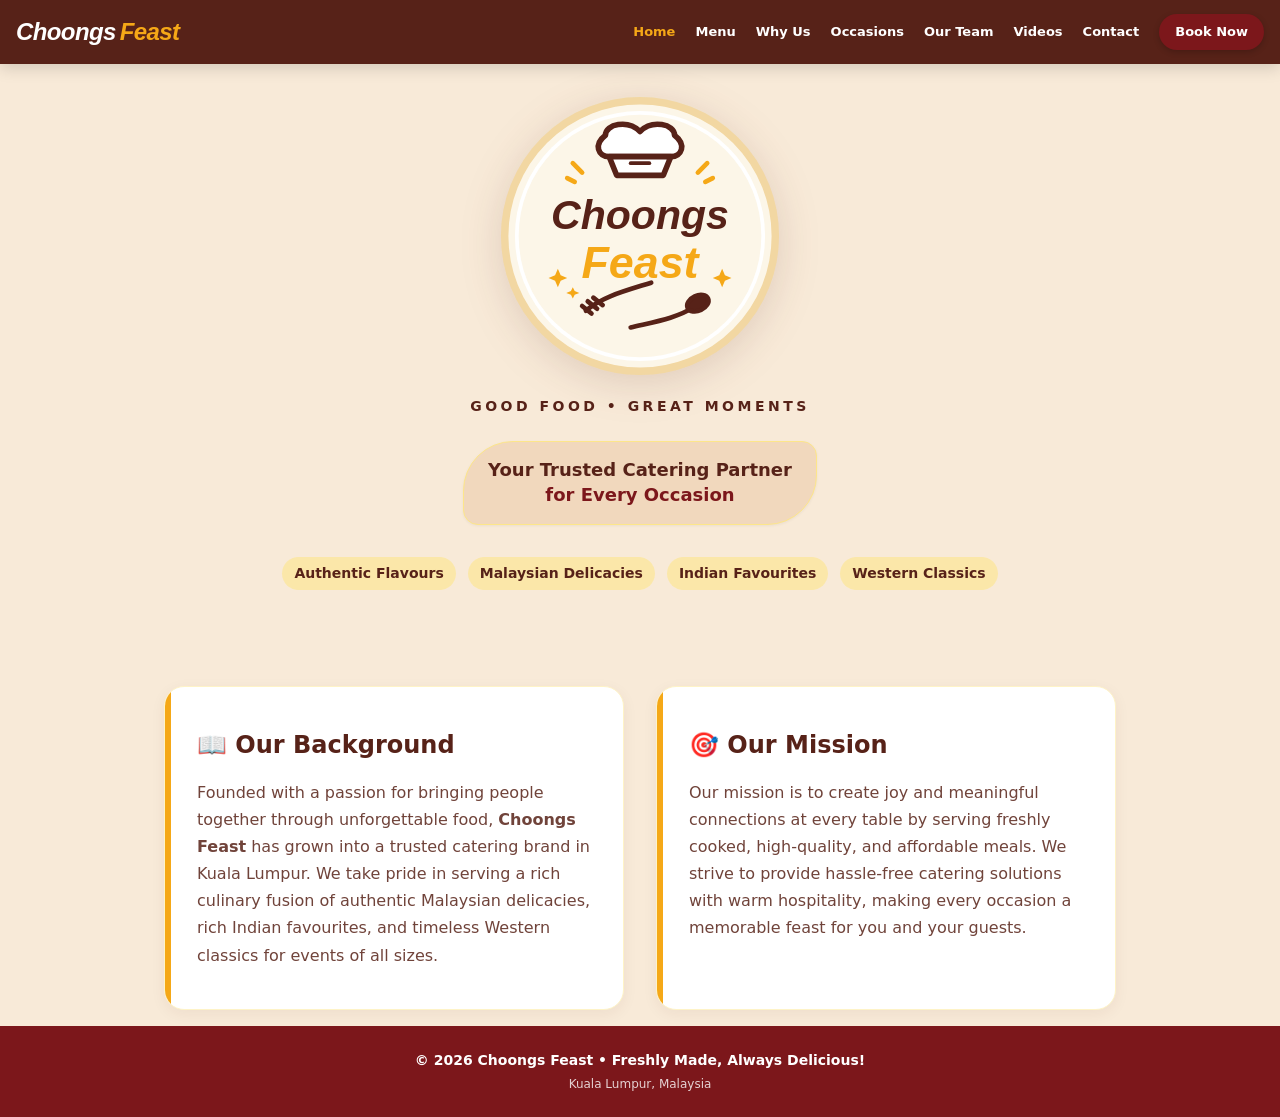
<file: index.html>
<!DOCTYPE html>
<html lang="en">
<head>
  <meta charset="UTF-8">
  <meta name="viewport" content="width=device-width, initial-scale=1.0">
  <title>Choongs Feast — Catering & Digital Menu</title>
  <link rel="stylesheet" href="styles.css">
</head>
<body>

  <!-- 导航栏 -->
  <nav class="navbar">
    <a href="index.html" class="nav-brand logo-font">
      <span class="text-white">Choongs</span>
      <span class="text-gold">Feast</span>
    </a>

    <div class="nav-links">
      <a href="index.html" class="active">Home</a>
      <a href="menu.html">Menu</a>
      <a href="why-us.html">Why Us</a>
      <a href="occasions.html">Occasions</a>
      <a href="team.html">Our Team</a>
      <a href="videos.html">Videos</a>
      <a href="contact.html">Contact</a>
      <a href="contact.html" class="btn-book">Book Now</a>
    </div>

    <button id="mobileMenuBtn" class="mobile-btn" aria-label="Toggle Navigation">
      <svg style="width: 24px; height: 24px;" fill="none" stroke="currentColor" viewBox="0 0 24 24">
        <path stroke-linecap="round" stroke-linejoin="round" stroke-width="2" d="M4 6h16M4 12h16M4 18h16"></path>
      </svg>
    </button>
  </nav>

  <div id="mobileMenu" class="mobile-menu">
    <a href="index.html" class="mobile-link active">Home</a>
    <a href="menu.html" class="mobile-link">Menu</a>
    <a href="why-us.html" class="mobile-link">Why Us</a>
    <a href="occasions.html" class="mobile-link">Occasions</a>
    <a href="team.html" class="mobile-link">Our Team</a>
    <a href="videos.html" class="mobile-link">Videos</a>
    <a href="contact.html" class="mobile-link">Contact</a>
    <a href="contact.html" class="mobile-link btn-book" style="text-align: center; margin-top: 0.5rem;">Book Now</a>
  </div>

  <!-- Hero 头部视效区域 -->
  <header class="hero-header">
    <div class="hero-logo-container">
      <svg class="hero-logo-svg" viewBox="0 0 300 300" xmlns="http://www.w3.org/2000/svg">
        <circle cx="150" cy="150" r="145" fill="#fcf6e8" stroke="#f2d7a2" stroke-width="8"/>
        <circle cx="150" cy="150" r="132" fill="none" stroke="#ffffff" stroke-width="4"/>
        
        <g transform="translate(95, 30)">
          <path d="M22,35 C10,35 5,22 18,12 C18,0 42,-5 55,8 C68,-5 92,0 92,12 C105,22 100,35 88,35 Z" fill="#ffffff" stroke="#572218" stroke-width="6" stroke-linejoin="round"/>
          <path d="M22,35 L88,35 L80,55 L30,55 Z" fill="#ffffff" stroke="#572218" stroke-width="6" stroke-linejoin="round"/>
          <line x1="45" y1="42" x2="65" y2="42" stroke="#572218" stroke-width="4" stroke-linecap="round"/>
        </g>
        
        <path d="M78 72 L88 82 M72 88 L80 92 M222 72 L212 82 M228 88 L220 92" stroke="#f5a817" stroke-width="5" stroke-linecap="round"/>

        <text x="150" y="142" font-family="'Trebuchet MS', cursive, sans-serif" font-weight="900" font-style="italic" font-size="44" fill="#572218" text-anchor="middle">Choongs</text>
        <text x="150" y="195" font-family="'Trebuchet MS', cursive, sans-serif" font-weight="900" font-style="italic" font-size="48" fill="#f5a817" text-anchor="middle">Feast</text>
        
        <path d="M62 185 L65 192 L72 195 L65 198 L62 205 L59 198 L52 195 L59 192 Z" fill="#f5a817"/>
        <path d="M238 185 L241 192 L248 195 L241 198 L238 205 L235 198 L228 195 L235 192 Z" fill="#f5a817"/>
        <path d="M78 205 L80 209 L85 211 L80 213 L78 217 L76 213 L71 211 L76 209 Z" fill="#f5a817"/>

        <g stroke="#572218" stroke-width="5" fill="#572218" stroke-linecap="round" stroke-linejoin="round">
          <path d="M92 230 C110 215 130 210 162 200" fill="none"/>
          <path d="M92 230 M88 225 L98 233 M94 220 L104 228 M100 216 L110 224"/>
          <path d="M208 226 C190 238 165 242 140 248" fill="none"/>
          <ellipse cx="212" cy="222" rx="12" ry="8" transform="rotate(-25 212 222)"/>
        </g>
      </svg>
    </div>

    <p class="hero-tagline">GOOD FOOD • GREAT MOMENTS</p>

    <div class="badge-shape">
      Your Trusted Catering Partner<br><span style="color: var(--red);">for Every Occasion</span>
    </div>

    <div class="hero-tags">
      <span class="tag-pill">Authentic Flavours</span>
      <span class="tag-pill">Malaysian Delicacies</span>
      <span class="tag-pill">Indian Favourites</span>
      <span class="tag-pill">Western Classics</span>
    </div>
  </header>

  <!-- 新增：品牌背景与使命区域 -->
  <section class="about-mission-section">
    <div class="about-grid">
      <!-- 品牌背景 -->
      <div class="about-card">
        <h3 class="about-card-title">📖 Our Background</h3>
        <p class="about-card-text">
          Founded with a passion for bringing people together through unforgettable food, <strong>Choongs Feast</strong> has grown into a trusted catering brand in Kuala Lumpur. We take pride in serving a rich culinary fusion of authentic Malaysian delicacies, rich Indian favourites, and timeless Western classics for events of all sizes.
        </p>
      </div>

      <!-- 品牌使命 -->
      <div class="about-card">
        <h3 class="about-card-title">🎯 Our Mission</h3>
        <p class="about-card-text">
          Our mission is to create joy and meaningful connections at every table by serving freshly cooked, high-quality, and affordable meals. We strive to provide hassle-free catering solutions with warm hospitality, making every occasion a memorable feast for you and your guests.
        </p>
      </div>
    </div>
  </section>

  <footer>
    <p>© 2026 Choongs Feast • Freshly Made, Always Delicious!</p>
    <p class="subtext">Kuala Lumpur, Malaysia</p>
  </footer>

  <script src="script.js"></script>
</body>
</html>
</file>
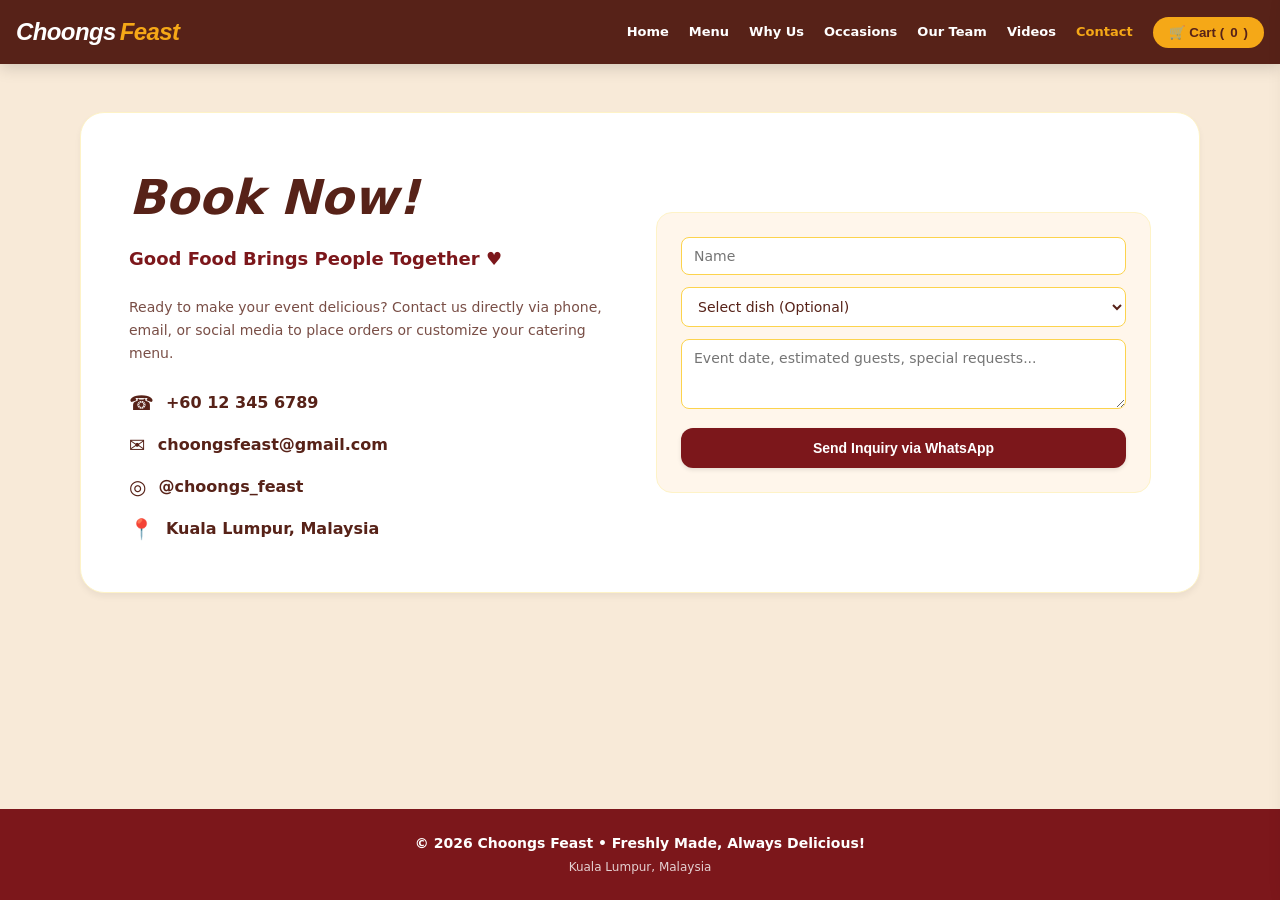
<file: contact.html>
<!DOCTYPE html>
<html lang="en">
<head>
  <meta charset="UTF-8">
  <meta name="viewport" content="width=device-width, initial-scale=1.0">
  <title>Contact Us — Choongs Feast</title>
  <link rel="stylesheet" href="styles.css">
</head>
<body>

  <nav class="navbar">
    <a href="index.html" class="nav-brand logo-font">
      <span class="text-white">Choongs</span>
      <span class="text-gold">Feast</span>
    </a>

    <div class="nav-links">
      <a href="index.html">Home</a>
      <a href="menu.html">Menu</a>
      <a href="why-us.html">Why Us</a>
      <a href="occasions.html">Occasions</a>
      <a href="team.html">Our Team</a>
      <a href="videos.html">Videos</a>
      <a href="contact.html" class="active">Contact</a>
      <button onclick="toggleCart()" class="cart-nav-btn">🛒 Cart (<span id="cartCount">0</span>)</button>
    </div>

    <button id="mobileMenuBtn" class="mobile-btn" aria-label="Toggle Navigation">
      <svg style="width: 24px; height: 24px;" fill="none" stroke="currentColor" viewBox="0 0 24 24">
        <path stroke-linecap="round" stroke-linejoin="round" stroke-width="2" d="M4 6h16M4 12h16M4 18h16"></path>
      </svg>
    </button>
  </nav>

  <div id="mobileMenu" class="mobile-menu">
    <a href="index.html" class="mobile-link">Home</a>
    <a href="menu.html" class="mobile-link">Menu</a>
    <a href="why-us.html" class="mobile-link">Why Us</a>
    <a href="occasions.html" class="mobile-link">Occasions</a>
    <a href="team.html" class="mobile-link">Our Team</a>
    <a href="videos.html" class="mobile-link">Videos</a>
    <a href="contact.html" class="mobile-link active">Contact</a>
    <button onclick="toggleCart()" class="cart-nav-btn" style="width: 100%; justify-content: center; margin-top: 0.5rem;">🛒 Cart (<span id="cartCountMobile">0</span>)</button>
  </div>

  <section class="section-container">
    <div class="contact-card">
      <div>
        <h2 class="contact-heading">Book Now!</h2>
        <p class="contact-subheading">Good Food Brings People Together ♥</p>
        <p class="contact-desc">
          Ready to make your event delicious? Contact us directly via phone, email, or social media to place orders or customize your catering menu.
        </p>
        
        <div class="contact-info">
          <div class="info-row">
            <span style="font-size: 1.25rem;">☎</span>
            <a href="tel:+60123456789">+60 12 345 6789</a>
          </div>
          <div class="info-row">
            <span style="font-size: 1.25rem;">✉</span>
            <a href="mailto:choongsfeast@gmail.com">choongsfeast@gmail.com</a>
          </div>
          <div class="info-row">
            <span style="font-size: 1.25rem;">◎</span>
            <a href="https://www.instagram.com/choongs_feast" target="_blank">@choongs_feast</a>
          </div>
          <div class="info-row">
            <span style="font-size: 1.25rem;">📍</span>
            <span>Kuala Lumpur, Malaysia</span>
          </div>
        </div>
      </div>

      <div class="form-card">
        <form id="inquiryForm" onsubmit="handleInquiry(event)">
          <div class="form-group">
            <input type="text" id="custName" required class="form-input" placeholder="Name">
          </div>
          <div class="form-group">
            <select id="dishSelect" class="form-select">
              <option value="General Catering Inquiry">Select dish (Optional)</option>
              <option value="Nasi Lemak">Nasi Lemak (RM 12.00)</option>
              <option value="Chicken Rice">Chicken Rice (RM 10.00)</option>
              <option value="Nasi Goreng Kampung">Nasi Goreng Kampung (RM 9.00)</option>
              <option value="Mee Goreng Mamak">Mee Goreng Mamak (RM 9.00)</option>
              <option value="Ayam Masak Merah">Ayam Masak Merah (RM 11.00)</option>
              <option value="Chicken Briyani">Chicken Briyani (RM 16.00)</option>
              <option value="Butter Chicken (Murgh Makhani)">Butter Chicken (RM 15.00)</option>
              <option value="Grilled Chicken Chop">Grilled Chicken Chop (RM 16.00)</option>
              <option value="Spaghetti Bolognese">Spaghetti Bolognese (RM 15.00)</option>
              <option value="Sandwiches & Wraps">Sandwiches & Wraps (RM 12.00)</option>
            </select>
          </div>
          <div class="form-group">
            <textarea id="eventDetails" rows="3" required class="form-textarea" placeholder="Event date, estimated guests, special requests..."></textarea>
          </div>
          <button type="submit" class="btn-submit">
            Send Inquiry via WhatsApp
          </button>
        </form>
      </div>
    </div>
  </section>

  <div id="cartDrawer" class="cart-drawer">
    <div class="cart-header-row">
      <h3 style="font-weight: 900; font-style: italic;">Your Shopping Cart 🛒</h3>
      <button class="close-cart" onclick="toggleCart()">&times;</button>
    </div>
    
    <div id="cartItems" class="cart-items"></div>

    <div class="cart-footer">
      <div class="cart-total">
        <span>Total:</span>
        <span id="cartTotal">RM 0.00</span>
      </div>
      <button onclick="checkoutWhatsApp()" class="btn-checkout">
        Checkout via WhatsApp 📱
      </button>
    </div>
  </div>

  <footer>
    <p>© 2026 Choongs Feast • Freshly Made, Always Delicious!</p>
    <p class="subtext">Kuala Lumpur, Malaysia</p>
  </footer>

  <script src="script.js"></script>
</body>
</html>
</file>
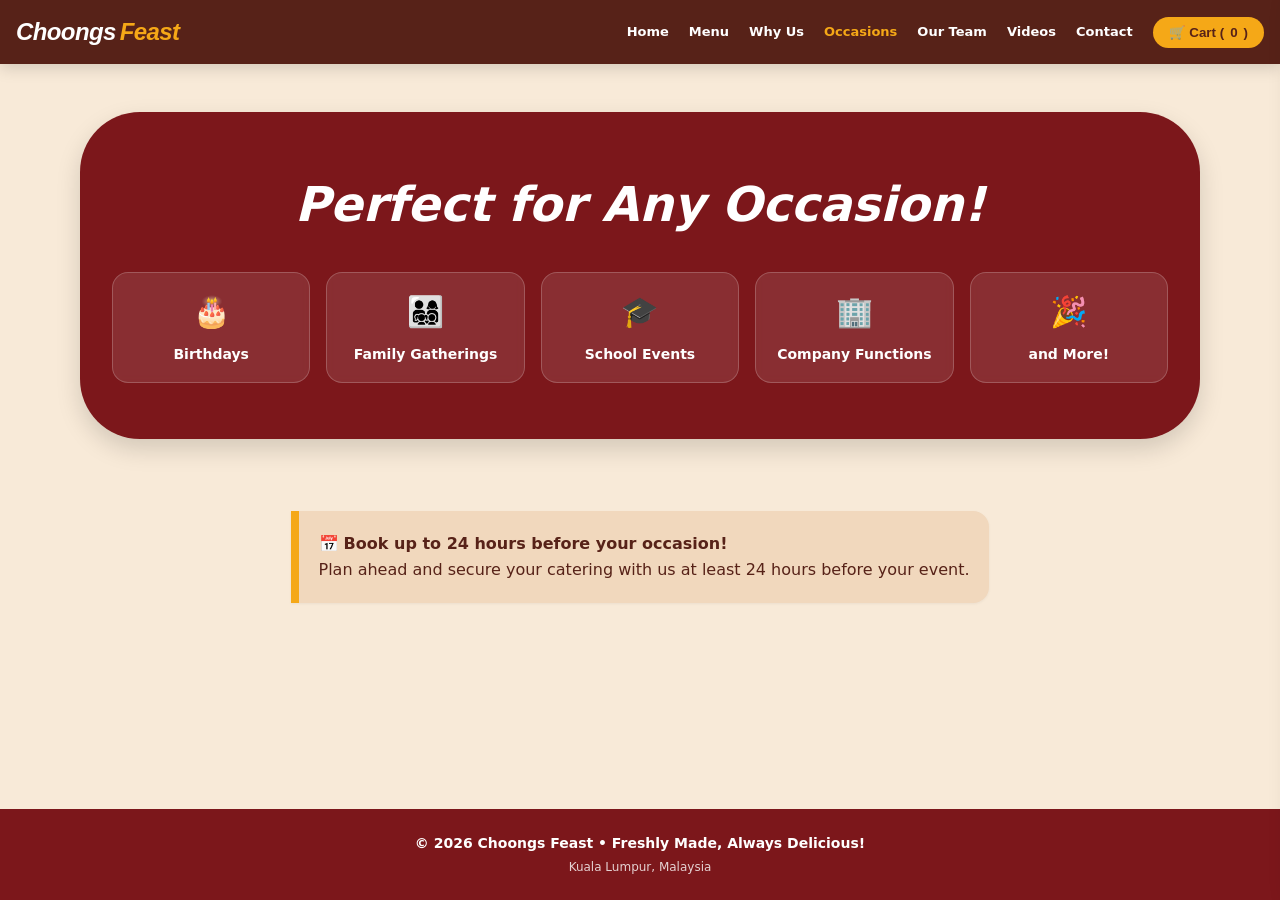
<file: occasions.html>
<!DOCTYPE html>
<html lang="en">
<head>
  <meta charset="UTF-8">
  <meta name="viewport" content="width=device-width, initial-scale=1.0">
  <title>Occasions — Choongs Feast</title>
  <link rel="stylesheet" href="styles.css">
</head>
<body>

  <nav class="navbar">
    <a href="index.html" class="nav-brand logo-font">
      <span class="text-white">Choongs</span>
      <span class="text-gold">Feast</span>
    </a>

    <div class="nav-links">
      <a href="index.html">Home</a>
      <a href="menu.html">Menu</a>
      <a href="why-us.html">Why Us</a>
      <a href="occasions.html" class="active">Occasions</a>
      <a href="team.html">Our Team</a>
      <a href="videos.html">Videos</a>
      <a href="contact.html">Contact</a>
      <button onclick="toggleCart()" class="cart-nav-btn">🛒 Cart (<span id="cartCount">0</span>)</button>
    </div>

    <button id="mobileMenuBtn" class="mobile-btn" aria-label="Toggle Navigation">
      <svg style="width: 24px; height: 24px;" fill="none" stroke="currentColor" viewBox="0 0 24 24">
        <path stroke-linecap="round" stroke-linejoin="round" stroke-width="2" d="M4 6h16M4 12h16M4 18h16"></path>
      </svg>
    </button>
  </nav>

  <div id="mobileMenu" class="mobile-menu">
    <a href="index.html" class="mobile-link">Home</a>
    <a href="menu.html" class="mobile-link">Menu</a>
    <a href="why-us.html" class="mobile-link">Why Us</a>
    <a href="occasions.html" class="mobile-link active">Occasions</a>
    <a href="team.html" class="mobile-link">Our Team</a>
    <a href="videos.html" class="mobile-link">Videos</a>
    <a href="contact.html" class="mobile-link">Contact</a>
    <button onclick="toggleCart()" class="cart-nav-btn" style="width: 100%; justify-content: center; margin-top: 0.5rem;">🛒 Cart (<span id="cartCountMobile">0</span>)</button>
  </div>

  <section class="section-container">
    <div class="occasions-card">
      <h2 class="occasions-title">Perfect for Any Occasion!</h2>
      <div class="occasions-grid">
        <div class="occasion-box">
          <span class="occasion-icon">🎂</span>
          <span class="occasion-text">Birthdays</span>
        </div>
        <div class="occasion-box">
          <span class="occasion-icon">👨‍👩‍👧‍👦</span>
          <span class="occasion-text">Family Gatherings</span>
        </div>
        <div class="occasion-box">
          <span class="occasion-icon">🎓</span>
          <span class="occasion-text">School Events</span>
        </div>
        <div class="occasion-box">
          <span class="occasion-icon">🏢</span>
          <span class="occasion-text">Company Functions</span>
        </div>
        <div class="occasion-box">
          <span class="occasion-icon">🎉</span>
          <span class="occasion-text">and More!</span>
        </div>
      </div>
    </div>
  </section>

  <div class="booking-banner">
    <div class="banner-content">
      📅 <strong>Book up to 24 hours before your occasion!</strong><br>
      Plan ahead and secure your catering with us at least 24 hours before your event.
    </div>
  </div>

  <div id="cartDrawer" class="cart-drawer">
    <div class="cart-header-row">
      <h3 style="font-weight: 900; font-style: italic;">Your Shopping Cart 🛒</h3>
      <button class="close-cart" onclick="toggleCart()">&times;</button>
    </div>
    
    <div id="cartItems" class="cart-items"></div>

    <div class="cart-footer">
      <div class="cart-total">
        <span>Total:</span>
        <span id="cartTotal">RM 0.00</span>
      </div>
      <button onclick="checkoutWhatsApp()" class="btn-checkout">
        Checkout via WhatsApp 📱
      </button>
    </div>
  </div>

  <footer>
    <p>© 2026 Choongs Feast • Freshly Made, Always Delicious!</p>
    <p class="subtext">Kuala Lumpur, Malaysia</p>
  </footer>

  <script src="script.js"></script>
</body>
</html>
</file>
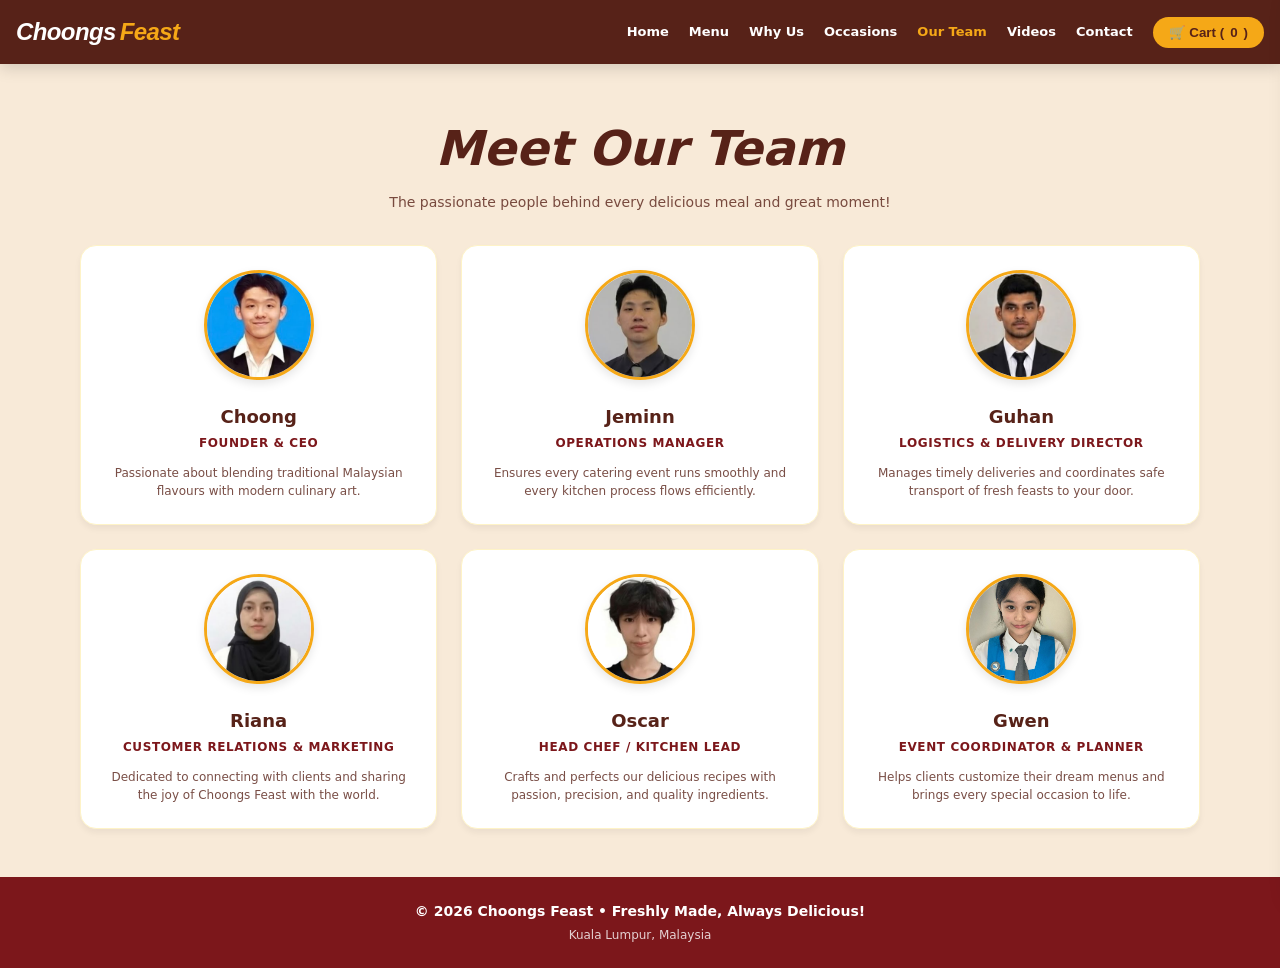
<file: team.html>
<!DOCTYPE html>
<html lang="en">
<head>
  <meta charset="UTF-8">
  <meta name="viewport" content="width=device-width, initial-scale=1.0">
  <title>Our Team — Choongs Feast</title>
  <link rel="stylesheet" href="styles.css">
</head>
<body>

  <nav class="navbar">
    <a href="index.html" class="nav-brand logo-font">
      <span class="text-white">Choongs</span>
      <span class="text-gold">Feast</span>
    </a>

    <div class="nav-links">
      <a href="index.html">Home</a>
      <a href="menu.html">Menu</a>
      <a href="why-us.html">Why Us</a>
      <a href="occasions.html">Occasions</a>
      <a href="team.html" class="active">Our Team</a>
      <a href="videos.html">Videos</a>
      <a href="contact.html">Contact</a>
      <button onclick="toggleCart()" class="cart-nav-btn">🛒 Cart (<span id="cartCount">0</span>)</button>
    </div>

    <button id="mobileMenuBtn" class="mobile-btn" aria-label="Toggle Navigation">
      <svg style="width: 24px; height: 24px;" fill="none" stroke="currentColor" viewBox="0 0 24 24">
        <path stroke-linecap="round" stroke-linejoin="round" stroke-width="2" d="M4 6h16M4 12h16M4 18h16"></path>
      </svg>
    </button>
  </nav>

  <div id="mobileMenu" class="mobile-menu">
    <a href="index.html" class="mobile-link">Home</a>
    <a href="menu.html" class="mobile-link">Menu</a>
    <a href="why-us.html" class="mobile-link">Why Us</a>
    <a href="occasions.html" class="mobile-link">Occasions</a>
    <a href="team.html" class="mobile-link active">Our Team</a>
    <a href="videos.html" class="mobile-link">Videos</a>
    <a href="contact.html" class="mobile-link">Contact</a>
    <button onclick="toggleCart()" class="cart-nav-btn" style="width: 100%; justify-content: center; margin-top: 0.5rem;">🛒 Cart (<span id="cartCountMobile">0</span>)</button>
  </div>

  <section class="section-container">
    <div class="section-title">
      <h2>Meet Our Team</h2>
      <p>The passionate people behind every delicious meal and great moment!</p>
    </div>

    <div class="team-grid">
      <div class="team-card">
        <img src="Choong.jpeg" alt="Choong" class="team-avatar">
        <h3 class="team-name">Choong</h3>
        <p class="team-role">Founder & CEO</p>
        <p class="team-bio">Passionate about blending traditional Malaysian flavours with modern culinary art.</p>
      </div>

      <div class="team-card">
        <img src="Jeminn.jpeg" alt="Jeminn" class="team-avatar">
        <h3 class="team-name">Jeminn</h3>
        <p class="team-role">Operations Manager</p>
        <p class="team-bio">Ensures every catering event runs smoothly and every kitchen process flows efficiently.</p>
      </div>

      <div class="team-card">
        <img src="Guhan.jpeg" alt="Guhan" class="team-avatar">
        <h3 class="team-name">Guhan</h3>
        <p class="team-role">Logistics & Delivery Director</p>
        <p class="team-bio">Manages timely deliveries and coordinates safe transport of fresh feasts to your door.</p>
      </div>

      <div class="team-card">
        <img src="Riana.jpeg" alt="Riana" class="team-avatar">
        <h3 class="team-name">Riana</h3>
        <p class="team-role">Customer Relations & Marketing</p>
        <p class="team-bio">Dedicated to connecting with clients and sharing the joy of Choongs Feast with the world.</p>
      </div>

      <div class="team-card">
        <img src="Oscar.jpeg" alt="Oscar" class="team-avatar">
        <h3 class="team-name">Oscar</h3>
        <p class="team-role">Head Chef / Kitchen Lead</p>
        <p class="team-bio">Crafts and perfects our delicious recipes with passion, precision, and quality ingredients.</p>
      </div>

      <div class="team-card">
        <img src="Gwen.jpeg" alt="Gwen" class="team-avatar">
        <h3 class="team-name">Gwen</h3>
        <p class="team-role">Event Coordinator & Planner</p>
        <p class="team-bio">Helps clients customize their dream menus and brings every special occasion to life.</p>
      </div>
    </div>
  </section>

  <div id="cartDrawer" class="cart-drawer">
    <div class="cart-header-row">
      <h3 style="font-weight: 900; font-style: italic;">Your Shopping Cart 🛒</h3>
      <button class="close-cart" onclick="toggleCart()">&times;</button>
    </div>
    
    <div id="cartItems" class="cart-items"></div>

    <div class="cart-footer">
      <div class="cart-total">
        <span>Total:</span>
        <span id="cartTotal">RM 0.00</span>
      </div>
      <button onclick="checkoutWhatsApp()" class="btn-checkout">
        Checkout via WhatsApp 📱
      </button>
    </div>
  </div>

  <footer>
    <p>© 2026 Choongs Feast • Freshly Made, Always Delicious!</p>
    <p class="subtext">Kuala Lumpur, Malaysia</p>
  </footer>

  <script src="script.js"></script>
</body>
</html>
</file>
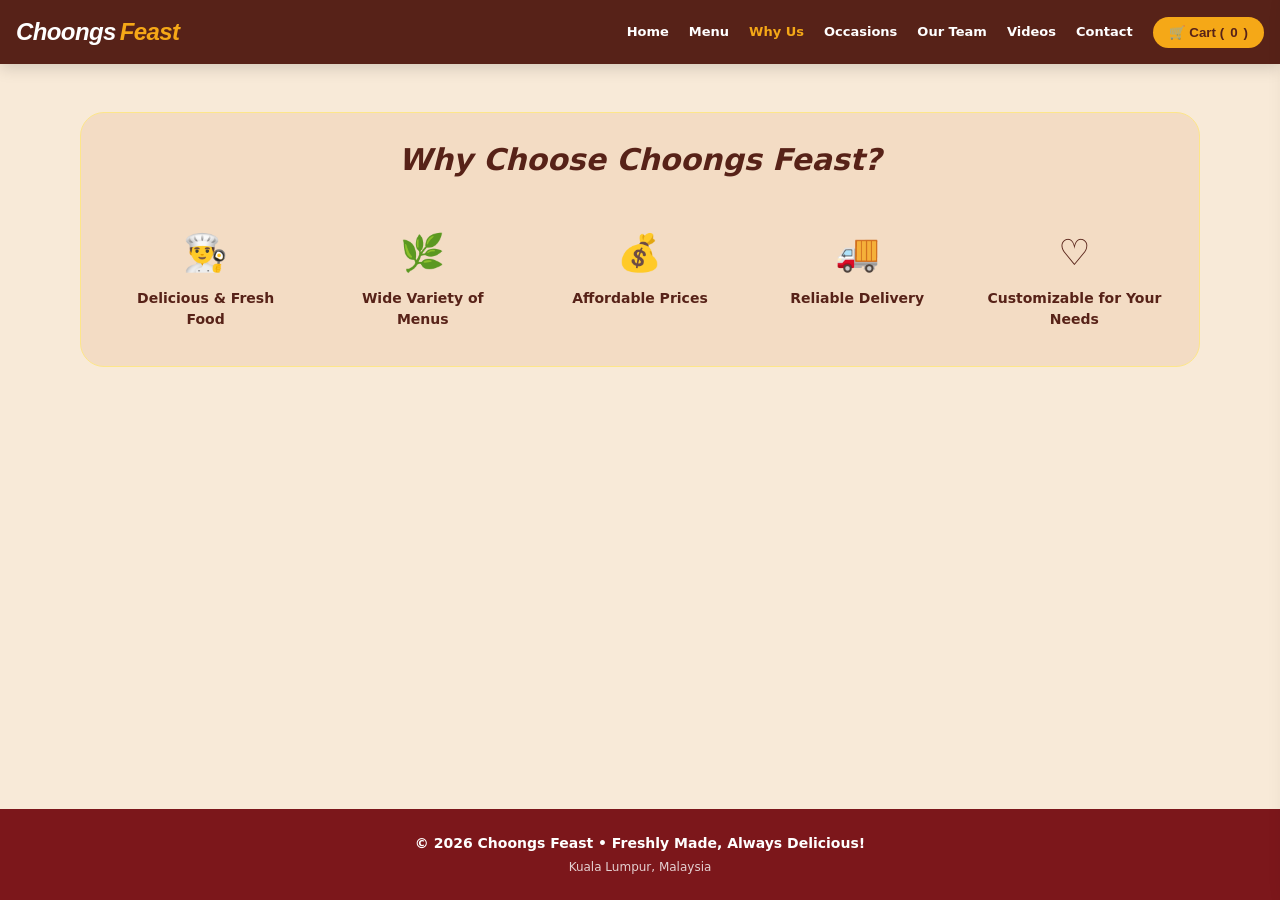
<file: why-us.html>
<!DOCTYPE html>
<html lang="en">
<head>
  <meta charset="UTF-8">
  <meta name="viewport" content="width=device-width, initial-scale=1.0">
  <title>Why Us — Choongs Feast</title>
  <link rel="stylesheet" href="styles.css">
</head>
<body>

  <nav class="navbar">
    <a href="index.html" class="nav-brand logo-font">
      <span class="text-white">Choongs</span>
      <span class="text-gold">Feast</span>
    </a>

    <div class="nav-links">
      <a href="index.html">Home</a>
      <a href="menu.html">Menu</a>
      <a href="why-us.html" class="active">Why Us</a>
      <a href="occasions.html">Occasions</a>
      <a href="team.html">Our Team</a>
      <a href="videos.html">Videos</a>
      <a href="contact.html">Contact</a>
      <button onclick="toggleCart()" class="cart-nav-btn">🛒 Cart (<span id="cartCount">0</span>)</button>
    </div>

    <button id="mobileMenuBtn" class="mobile-btn" aria-label="Toggle Navigation">
      <svg style="width: 24px; height: 24px;" fill="none" stroke="currentColor" viewBox="0 0 24 24">
        <path stroke-linecap="round" stroke-linejoin="round" stroke-width="2" d="M4 6h16M4 12h16M4 18h16"></path>
      </svg>
    </button>
  </nav>

  <div id="mobileMenu" class="mobile-menu">
    <a href="index.html" class="mobile-link">Home</a>
    <a href="menu.html" class="mobile-link">Menu</a>
    <a href="why-us.html" class="mobile-link active">Why Us</a>
    <a href="occasions.html" class="mobile-link">Occasions</a>
    <a href="team.html" class="mobile-link">Our Team</a>
    <a href="videos.html" class="mobile-link">Videos</a>
    <a href="contact.html" class="mobile-link">Contact</a>
    <button onclick="toggleCart()" class="cart-nav-btn" style="width: 100%; justify-content: center; margin-top: 0.5rem;">🛒 Cart (<span id="cartCountMobile">0</span>)</button>
  </div>

  <section class="section-container">
    <div class="why-us-card">
      <h3 class="why-us-title">Why Choose Choongs Feast?</h3>
      <div class="why-us-grid">
        <div class="feature-item">
          <span class="feature-icon">👨‍🍳</span>
          <span class="feature-text">Delicious & Fresh Food</span>
        </div>
        <div class="feature-item">
          <span class="feature-icon">🌿</span>
          <span class="feature-text">Wide Variety of Menus</span>
        </div>
        <div class="feature-item">
          <span class="feature-icon">💰</span>
          <span class="feature-text">Affordable Prices</span>
        </div>
        <div class="feature-item">
          <span class="feature-icon">🚚</span>
          <span class="feature-text">Reliable Delivery</span>
        </div>
        <div class="feature-item">
          <span class="feature-icon">♡</span>
          <span class="feature-text">Customizable for Your Needs</span>
        </div>
      </div>
    </div>
  </section>

  <div id="cartDrawer" class="cart-drawer">
    <div class="cart-header-row">
      <h3 style="font-weight: 900; font-style: italic;">Your Shopping Cart 🛒</h3>
      <button class="close-cart" onclick="toggleCart()">&times;</button>
    </div>
    
    <div id="cartItems" class="cart-items"></div>

    <div class="cart-footer">
      <div class="cart-total">
        <span>Total:</span>
        <span id="cartTotal">RM 0.00</span>
      </div>
      <button onclick="checkoutWhatsApp()" class="btn-checkout">
        Checkout via WhatsApp 📱
      </button>
    </div>
  </div>

  <footer>
    <p>© 2026 Choongs Feast • Freshly Made, Always Delicious!</p>
    <p class="subtext">Kuala Lumpur, Malaysia</p>
  </footer>

  <script src="script.js"></script>
</body>
</html>
</file>
<file: styles.css>
*, *::before, *::after {
  box-sizing: border-box;
  margin: 0;
  padding: 0;
}

:root {
  --cream: #f8ead8;
  --brown: #572218;
  --gold: #f5a817;
  --red: #7c171b;
  --cream-light: #fff6eb;
  --badge-bg: #f1d8bd;
}

html {
  scroll-behavior: smooth;
}

body {
  background-color: var(--cream);
  color: var(--brown);
  font-family: system-ui, -apple-system, BlinkMacSystemFont, 'Segoe UI', Roboto, Helvetica, Arial, sans-serif;
  line-height: 1.5;
  padding-top: 64px;
  min-height: 100vh;
  display: flex;
  flex-direction: column;
  -webkit-font-smoothing: antialiased;
}

.logo-font {
  font-family: "Trebuchet MS", "Lucida Sans Unicode", "Lucida Grande", sans-serif;
  font-style: italic;
  font-weight: 900;
}

/* Navbar */
.navbar {
  position: fixed;
  top: 0;
  left: 0;
  right: 0;
  height: 64px;
  background-color: var(--brown);
  color: #ffffff;
  z-index: 1000;
  box-shadow: 0 4px 15px rgba(0,0,0,0.15);
  padding: 0 1rem;
  display: flex;
  align-items: center;
  justify-content: space-between;
}

.nav-brand {
  text-decoration: none;
  font-size: 1.5rem;
  letter-spacing: -0.025em;
  display: flex;
  align-items: center;
  gap: 0.25rem;
}

.nav-brand .text-white { color: #ffffff; }
.nav-brand .text-gold { color: var(--gold); }

.nav-links {
  display: none;
  align-items: center;
  gap: 1.25rem;
  font-weight: 600;
  font-size: 0.8125rem;
}

.nav-links a {
  color: #ffffff;
  text-decoration: none;
  transition: color 0.2s ease;
}

.nav-links a:hover,
.nav-links a.active {
  color: var(--gold);
}

.btn-book {
  background-color: var(--red);
  color: #ffffff !important;
  padding: 0.5rem 1rem;
  border-radius: 9999px;
  transition: all 0.2s ease;
  box-shadow: 0 2px 6px rgba(0,0,0,0.2);
}

.btn-book:hover {
  background-color: var(--gold) !important;
  color: var(--brown) !important;
  transform: translateY(-2px);
}

.mobile-btn {
  background: none;
  border: none;
  color: #ffffff;
  padding: 0.5rem;
  cursor: pointer;
}

.mobile-menu {
  display: none;
  position: fixed;
  top: 64px;
  left: 0;
  right: 0;
  background-color: var(--brown);
  border-top: 1px solid rgba(255,255,255,0.1);
  color: #ffffff;
  z-index: 999;
  padding: 1rem 1.5rem;
  box-shadow: 0 10px 20px rgba(0,0,0,0.2);
  flex-direction: column;
  gap: 0.75rem;
  font-weight: 600;
}

.mobile-menu.open {
  display: flex;
}

.mobile-menu a {
  color: #ffffff;
  text-decoration: none;
  padding: 0.5rem 0;
  border-bottom: 1px solid rgba(255,255,255,0.1);
}

.mobile-menu a:hover,
.mobile-menu a.active {
  color: var(--gold);
}

/* Hero Header */
.hero-header {
  padding: 2rem 1rem 3rem;
  text-align: center;
  max-width: 64rem;
  margin: 0 auto;
  display: flex;
  flex-direction: column;
  align-items: center;
}

.hero-logo-container {
  width: 240px;
  height: 240px;
  margin-bottom: 1.25rem;
  display: flex;
  align-items: center;
  justify-content: center;
  transition: transform 0.3s ease;
}

.hero-logo-container:hover {
  transform: scale(1.04);
}

.hero-logo-svg {
  width: 100%;
  height: 100%;
  filter: drop-shadow(0 8px 20px rgba(87, 34, 24, 0.15));
}

.hero-tagline {
  font-size: 0.875rem;
  font-weight: 800;
  letter-spacing: 0.25em;
  color: var(--brown);
  text-transform: uppercase;
  margin-bottom: 1.5rem;
}

.badge-shape {
  border-radius: 50px 15px 50px 15px;
  background-color: var(--badge-bg);
  border: 1px solid #fde68a;
  color: var(--brown);
  font-weight: 700;
  padding: 1rem 1.5rem;
  font-size: 1.125rem;
  box-shadow: 0 1px 3px rgba(0,0,0,0.05);
  margin-bottom: 2rem;
  max-width: 28rem;
  text-align: center;
  line-height: 1.375;
}

.hero-tags {
  display: flex;
  flex-wrap: wrap;
  justify-content: center;
  gap: 0.75rem;
  font-size: 0.75rem;
  font-weight: 700;
  color: var(--brown);
}

.tag-pill {
  background-color: rgba(253, 230, 138, 0.6);
  padding: 0.375rem 0.75rem;
  border-radius: 9999px;
}

/* Common Layout Sections */
.section-container {
  padding: 3rem 1rem;
  max-width: 72rem;
  margin: 0 auto;
  width: 100%;
}

.section-title {
  text-align: center;
  margin-bottom: 2rem;
}

.section-title h2 {
  font-size: 1.875rem;
  font-weight: 900;
  font-style: italic;
  color: var(--brown);
  margin-bottom: 0.5rem;
}

.section-title p {
  color: rgba(87, 34, 24, 0.8);
  max-width: 36rem;
  margin: 0 auto;
  font-size: 0.875rem;
  font-weight: 500;
}

/* Menu Page Styles & Food Images */
.filter-container {
  display: flex;
  flex-wrap: wrap;
  justify-content: center;
  gap: 0.5rem;
  margin-bottom: 2.5rem;
}

.tab-btn {
  padding: 0.5rem 1rem;
  font-size: 0.75rem;
  font-weight: 700;
  border-radius: 9999px;
  border: 1px solid var(--brown);
  color: var(--brown);
  background: transparent;
  cursor: pointer;
  transition: all 0.2s ease;
}

.tab-btn:hover {
  border-color: var(--red);
  color: var(--red);
}

.tab-btn.active {
  background-color: var(--red);
  color: #ffffff;
  border-color: var(--red);
  box-shadow: 0 4px 12px rgba(124, 23, 27, 0.25);
}

.menu-grid {
  display: grid;
  grid-template-columns: 1fr;
  gap: 1.5rem;
}

.food-card {
  background-color: #ffffff;
  border-radius: 1rem;
  padding: 1.25rem;
  box-shadow: 0 4px 6px rgba(0, 0, 0, 0.05);
  border: 1px solid #fef3c7;
  display: flex;
  flex-direction: column;
  justify-content: space-between;
  transition: transform 0.3s ease, box-shadow 0.3s ease;
}

.food-card:hover {
  transform: translateY(-4px);
  box-shadow: 0 10px 15px rgba(0, 0, 0, 0.1);
}

/* 食物图片样式 */
.card-image-container {
  width: 100%;
  height: 150px;
  border-radius: 0.75rem;
  overflow: hidden;
  margin-bottom: 0.75rem;
  background-color: #f3f4f6;
}

.card-image {
  width: 100%;
  height: 100%;
  object-fit: cover;
  transition: transform 0.3s ease;
}

.food-card:hover .card-image {
  transform: scale(1.05);
}

.card-header {
  display: flex;
  justify-content: space-between;
  align-items: flex-start;
  gap: 0.5rem;
  margin-bottom: 0.5rem;
}

.card-title {
  font-weight: 900;
  font-size: 1.125rem;
  color: var(--brown);
  line-height: 1.25;
}

.card-price {
  background-color: rgba(245, 168, 23, 0.2);
  color: var(--brown);
  font-size: 0.75rem;
  font-weight: 800;
  padding: 0.25rem 0.625rem;
  border-radius: 0.5rem;
  white-space: nowrap;
}

.card-tagline {
  font-size: 0.75rem;
  font-style: italic;
  font-weight: 600;
  color: var(--red);
  margin-bottom: 0.75rem;
}

.card-ingredients {
  border-top: 1px solid #fef3c7;
  padding-top: 0.75rem;
  margin-bottom: 1rem;
}

.ingredients-list {
  list-style: none;
  display: flex;
  flex-direction: column;
  gap: 0.25rem;
}

.ingredients-list li {
  font-size: 0.75rem;
  color: rgba(87, 34, 24, 0.8);
  display: flex;
  align-items: flex-start;
  gap: 0.375rem;
}

.bullet {
  color: var(--gold);
  font-size: 0.75rem;
}

.btn-order {
  display: block;
  text-decoration: none;
  width: 100%;
  margin-top: 0.5rem;
  background-color: var(--cream-light);
  border: 1px solid #fcd34d;
  color: var(--brown);
  font-weight: 700;
  padding: 0.5rem;
  border-radius: 0.75rem;
  font-size: 0.75rem;
  cursor: pointer;
  transition: background-color 0.2s ease, color 0.2s ease, border-color 0.2s ease;
  text-align: center;
}

.btn-order:hover {
  background-color: var(--red);
  color: #ffffff;
  border-color: var(--red);
}

/* Our Team 页面样式 */
.team-grid {
  display: grid;
  grid-template-columns: 1fr;
  gap: 1.5rem;
}

.team-card {
  background-color: #ffffff;
  border-radius: 1rem;
  padding: 1.5rem;
  text-align: center;
  border: 1px solid #fef3c7;
  box-shadow: 0 4px 6px rgba(0, 0, 0, 0.05);
  transition: transform 0.3s ease;
}

.team-card:hover {
  transform: translateY(-4px);
}

.team-avatar {
  width: 110px;
  height: 110px;
  border-radius: 50%;
  object-fit: cover;
  margin: 0 auto 1rem;
  border: 3px solid var(--gold);
  box-shadow: 0 4px 10px rgba(0,0,0,0.1);
}

.team-name {
  font-weight: 900;
  font-size: 1.125rem;
  color: var(--brown);
  margin-bottom: 0.25rem;
}

.team-role {
  font-size: 0.75rem;
  font-weight: 700;
  color: var(--red);
  text-transform: uppercase;
  letter-spacing: 0.05em;
  margin-bottom: 0.75rem;
}

.team-bio {
  font-size: 0.75rem;
  color: rgba(87, 34, 24, 0.8);
  line-height: 1.5;
}

/* Why Us Page Styles */
.why-us-card {
  background-color: rgba(241, 216, 189, 0.7);
  border-radius: 1.5rem;
  padding: 1.5rem;
  border: 1px solid #fde68a;
}

.why-us-title {
  text-align: center;
  font-size: 1.5rem;
  font-weight: 900;
  font-style: italic;
  color: var(--brown);
  margin-bottom: 2rem;
}

.why-us-grid {
  display: grid;
  grid-template-columns: repeat(2, 1fr);
  gap: 1rem;
  text-align: center;
}

.feature-item {
  padding: 0.75rem;
  display: flex;
  flex-direction: column;
  align-items: center;
}

.feature-icon {
  font-size: 2.25rem;
  margin-bottom: 0.5rem;
}

.feature-text {
  font-weight: 700;
  font-size: 0.875rem;
  color: var(--brown);
}

/* Occasions Page Styles */
.occasions-card {
  background-color: var(--red);
  color: #ffffff;
  border-radius: 2.5rem;
  padding: 2rem 1.5rem;
  text-align: center;
  box-shadow: 0 10px 25px rgba(0,0,0,0.15);
}

.occasions-title {
  font-size: 1.875rem;
  font-weight: 900;
  font-style: italic;
  margin-bottom: 2rem;
}

.occasions-grid {
  display: grid;
  grid-template-columns: repeat(2, 1fr);
  gap: 1rem;
}

.occasion-box {
  background-color: rgba(255, 255, 255, 0.1);
  backdrop-filter: blur(4px);
  padding: 1rem;
  border-radius: 1rem;
  border: 1px solid rgba(255, 255, 255, 0.2);
}

.occasion-icon {
  font-size: 1.875rem;
  display: block;
  margin-bottom: 0.5rem;
}

.occasion-text {
  font-weight: 700;
  font-size: 0.875rem;
}

.booking-banner {
  max-width: 56rem;
  margin: 1.5rem auto;
  padding: 0 1rem;
}

.banner-content {
  background-color: var(--badge-bg);
  border-left: 8px solid var(--gold);
  padding: 1.25rem;
  border-radius: 0 1rem 1rem 0;
  color: var(--brown);
  font-size: 0.875rem;
  line-height: 1.625;
  box-shadow: 0 1px 3px rgba(0,0,0,0.05);
}

/* Contact Page Styles */
.contact-card {
  background-color: #ffffff;
  border-radius: 1.5rem;
  padding: 2rem 1.5rem;
  box-shadow: 0 4px 6px rgba(0, 0, 0, 0.05);
  border: 1px solid #fef3c7;
  display: grid;
  grid-template-columns: 1fr;
  gap: 2rem;
  align-items: center;
}

.contact-heading {
  font-size: 2.25rem;
  font-weight: 900;
  font-style: italic;
  color: var(--brown);
  margin-bottom: 0.75rem;
}

.contact-subheading {
  font-size: 1.125rem;
  font-weight: 700;
  color: var(--red);
  margin-bottom: 1.5rem;
}

.contact-desc {
  font-size: 0.875rem;
  color: rgba(87, 34, 24, 0.8);
  margin-bottom: 1.5rem;
  line-height: 1.625;
}

.contact-info {
  display: flex;
  flex-direction: column;
  gap: 0.75rem;
  font-weight: 600;
  color: var(--brown);
}

.info-row {
  display: flex;
  align-items: center;
  gap: 0.75rem;
}

.info-row a {
  color: var(--brown);
  text-decoration: none;
  transition: color 0.2s ease;
}

.info-row a:hover {
  color: var(--red);
}

.form-card {
  background-color: var(--cream-light);
  padding: 1.5rem;
  border-radius: 1rem;
  border: 1px solid #fef3c7;
}

.form-group {
  margin-bottom: 0.75rem;
}

.form-input, .form-select, .form-textarea {
  width: 100%;
  padding: 0.625rem 0.75rem;
  font-size: 0.875rem;
  border-radius: 0.5rem;
  border: 1px solid #fcd34d;
  background-color: #ffffff;
  color: var(--brown);
  outline: none;
  font-family: inherit;
}

.form-input:focus, .form-select:focus, .form-textarea:focus {
  border-color: var(--red);
}

.btn-submit {
  width: 100%;
  background-color: var(--red);
  color: #ffffff;
  font-weight: 700;
  padding: 0.75rem;
  border-radius: 0.75rem;
  border: none;
  cursor: pointer;
  font-size: 0.875rem;
  box-shadow: 0 2px 4px rgba(0,0,0,0.1);
  transition: background-color 0.2s ease;
}

.btn-submit:hover {
  background-color: var(--brown);
}

/* Footer */
footer {
  margin-top: auto;
  background-color: var(--red);
  color: #ffffff;
  text-align: center;
  padding: 1.5rem 1rem;
  font-weight: 700;
  font-size: 0.875rem;
}

footer p.subtext {
  font-size: 0.75rem;
  font-weight: 400;
  opacity: 0.8;
  margin-top: 0.25rem;
}

/* Responsive Media Queries */
@media (min-width: 640px) {
  .occasions-grid {
    grid-template-columns: repeat(3, 1fr);
  }
  .team-grid {
    grid-template-columns: repeat(2, 1fr);
  }
}

@media (min-width: 768px) {
  .nav-links {
    display: flex;
  }
  .mobile-btn {
    display: none;
  }
  .hero-logo-container {
    width: 280px;
    height: 280px;
  }
  .hero-tagline, .hero-tags {
    font-size: 0.875rem;
  }
  .section-title h2 {
    font-size: 3rem;
  }
  .tab-btn {
    padding: 0.5rem 1rem;
    font-size: 0.875rem;
  }
  .menu-grid {
    grid-template-columns: repeat(2, 1fr);
  }
  .why-us-grid {
    grid-template-columns: repeat(5, 1fr);
  }
  .why-us-title {
    font-size: 1.875rem;
  }
  .occasions-card {
    padding: 3.5rem 2rem;
    border-radius: 3.75rem;
  }
  .occasions-title {
    font-size: 3rem;
  }
  .occasions-grid {
    grid-template-columns: repeat(5, 1fr);
  }
  .contact-card {
    grid-template-columns: repeat(2, 1fr);
    padding: 3rem;
  }
  .contact-heading {
    font-size: 3rem;
  }
  .banner-content {
    font-size: 1rem;
  }
}

@media (min-width: 1024px) {
  .menu-grid {
    grid-template-columns: repeat(4, 1fr);
  }
  .team-grid {
    grid-template-columns: repeat(3, 1fr);
  }
}
/* --- 购物车样式 --- */
.cart-nav-btn {
  background-color: var(--gold);
  color: var(--brown) !important;
  padding: 0.5rem 1rem;
  border-radius: 9999px;
  font-weight: 700;
  cursor: pointer;
  border: none;
  display: flex;
  align-items: center;
  gap: 0.375rem;
  transition: all 0.2s ease;
  text-decoration: none;
}
.cart-nav-btn:hover {
  background-color: #f6b93b;
  transform: translateY(-2px);
}

.cart-drawer {
  position: fixed;
  top: 0;
  right: -420px;
  width: 100%;
  max-width: 400px;
  height: 100vh;
  background-color: #ffffff;
  box-shadow: -5px 0 25px rgba(0,0,0,0.2);
  z-index: 2000;
  transition: right 0.3s ease;
  display: flex;
  flex-direction: column;
  padding: 1.5rem;
  color: var(--brown);
}

.cart-drawer.open {
  right: 0;
}

.cart-header-row {
  display: flex;
  justify-content: space-between;
  align-items: center;
  border-bottom: 2px solid var(--cream);
  padding-bottom: 1rem;
  margin-bottom: 1rem;
}

.close-cart {
  background: none;
  border: none;
  font-size: 1.5rem;
  cursor: pointer;
  color: var(--brown);
}

.cart-items {
  flex: 1;
  overflow-y: auto;
  display: flex;
  flex-direction: column;
  gap: 0.75rem;
}

.cart-item-row {
  display: flex;
  justify-content: space-between;
  align-items: center;
  padding: 0.75rem;
  background-color: var(--cream-light);
  border-radius: 0.5rem;
  border: 1px solid #fef3c7;
}

.cart-footer {
  border-top: 2px solid var(--cream);
  padding-top: 1rem;
  margin-top: 1rem;
}

.cart-total {
  display: flex;
  justify-content: space-between;
  font-weight: 900;
  font-size: 1.125rem;
  margin-bottom: 1rem;
}

.btn-checkout {
  width: 100%;
  background-color: #25d366; /* WhatsApp 绿色 */
  color: #ffffff;
  font-weight: 700;
  padding: 0.75rem;
  border-radius: 0.75rem;
  border: none;
  cursor: pointer;
  font-size: 0.875rem;
  box-shadow: 0 2px 4px rgba(0,0,0,0.1);
  transition: background-color 0.2s ease;
  text-align: center;
}
.btn-checkout:hover {
  background-color: #1ebe5d;
}
/* --- Videos 页面样式 --- */
.videos-grid {
  display: grid;
  grid-template-columns: 1fr;
  gap: 2rem;
}

.video-card {
  background-color: #ffffff;
  border-radius: 1rem;
  overflow: hidden;
  box-shadow: 0 4px 6px rgba(0, 0, 0, 0.05);
  border: 1px solid #fef3c7;
  display: flex;
  flex-direction: column;
}

.video-container {
  position: relative;
  width: 100%;
  padding-bottom: 56.25%; /* 16:9 比例 */
  height: 0;
}

.video-container iframe {
  position: absolute;
  top: 0;
  left: 0;
  width: 100%;
  height: 100%;
  border: none;
}

.video-info {
  padding: 1.5rem;
}

.video-title {
  font-weight: 900;
  font-size: 1.25rem;
  color: var(--brown);
  margin-bottom: 0.5rem;
}

.video-desc {
  font-size: 0.875rem;
  color: rgba(87, 34, 24, 0.8);
  line-height: 1.5;
}

@media (min-width: 768px) {
  .videos-grid {
    grid-template-columns: repeat(2, 1fr);
  }
}
/* --- 首页 Background & Mission 样式 --- */
.about-mission-section {
  max-width: 1000px;
  margin: 3rem auto 1rem auto;
  padding: 0 1.5rem;
}

.about-grid {
  display: grid;
  grid-template-columns: 1fr;
  gap: 2rem;
}

.about-card {
  background-color: #ffffff;
  padding: 2.5rem 2rem;
  border-radius: 1.25rem;
  box-shadow: 0 4px 15px rgba(87, 34, 24, 0.06);
  border: 1px solid #fef3c7;
  position: relative;
  overflow: hidden;
}

.about-card::before {
  content: "";
  position: absolute;
  top: 0;
  left: 0;
  width: 6px;
  height: 100%;
  background-color: var(--gold);
}

.about-card-title {
  font-size: 1.5rem;
  font-weight: 900;
  color: var(--brown);
  margin-bottom: 1rem;
  display: flex;
  align-items: center;
  gap: 0.5rem;
}

.about-card-text {
  color: rgba(87, 34, 24, 0.85);
  line-height: 1.7;
  font-size: 1rem;
}

@media (min-width: 768px) {
  .about-grid {
    grid-template-columns: 1fr 1fr;
  }
}
/* --- 升级版视频页面样式 --- */
.videos-grid {
  display: grid;
  grid-template-columns: 1fr;
  gap: 2rem;
}

.video-card-modern {
  background-color: #ffffff;
  border-radius: 1.25rem;
  overflow: hidden;
  box-shadow: 0 10px 25px rgba(87, 34, 24, 0.08);
  border: 1px solid #fef3c7;
  display: flex;
  flex-direction: column;
  transition: transform 0.3s ease, box-shadow 0.3s ease;
  text-decoration: none;
}

.video-card-modern:hover {
  transform: translateY(-5px);
  box-shadow: 0 15px 35px rgba(87, 34, 24, 0.15);
}

.video-thumb-container {
  position: relative;
  width: 100%;
  padding-bottom: 56.25%; /* 16:9 比例 */
  background-color: #572218;
  overflow: hidden;
}

.video-thumb {
  position: absolute;
  top: 0;
  left: 0;
  width: 100%;
  height: 100%;
  object-fit: cover;
  transition: transform 0.4s ease;
}

.video-card-modern:hover .video-thumb {
  transform: scale(1.05);
}

.play-overlay {
  position: absolute;
  top: 0;
  left: 0;
  width: 100%;
  height: 100%;
  background: rgba(0, 0, 0, 0.35);
  display: flex;
  flex-direction: column;
  align-items: center;
  justify-content: center;
  gap: 0.5rem;
  transition: background 0.3s ease;
}

.video-card-modern:hover .play-overlay {
  background: rgba(0, 0, 0, 0.2);
}

.play-icon-btn {
  width: 64px;
  height: 64px;
  background-color: #ff0000;
  border-radius: 50%;
  display: flex;
  align-items: center;
  justify-content: center;
  color: #ffffff;
  font-size: 1.5rem;
  box-shadow: 0 4px 15px rgba(0,0,0,0.3);
  transition: transform 0.2s ease;
}

.video-card-modern:hover .play-icon-btn {
  transform: scale(1.1);
}

.play-text {
  color: #ffffff;
  font-weight: 700;
  font-size: 0.875rem;
  text-shadow: 0 2px 4px rgba(0,0,0,0.5);
}

.video-info-box {
  padding: 1.5rem;
}

.video-title-text {
  font-weight: 900;
  font-size: 1.125rem;
  color: var(--brown);
  margin-bottom: 0.5rem;
}

.video-desc-text {
  font-size: 0.875rem;
  color: rgba(87, 34, 24, 0.75);
  line-height: 1.5;
}

@media (min-width: 768px) {
  .videos-grid {
    grid-template-columns: repeat(2, 1fr);
  }
}
</file>
